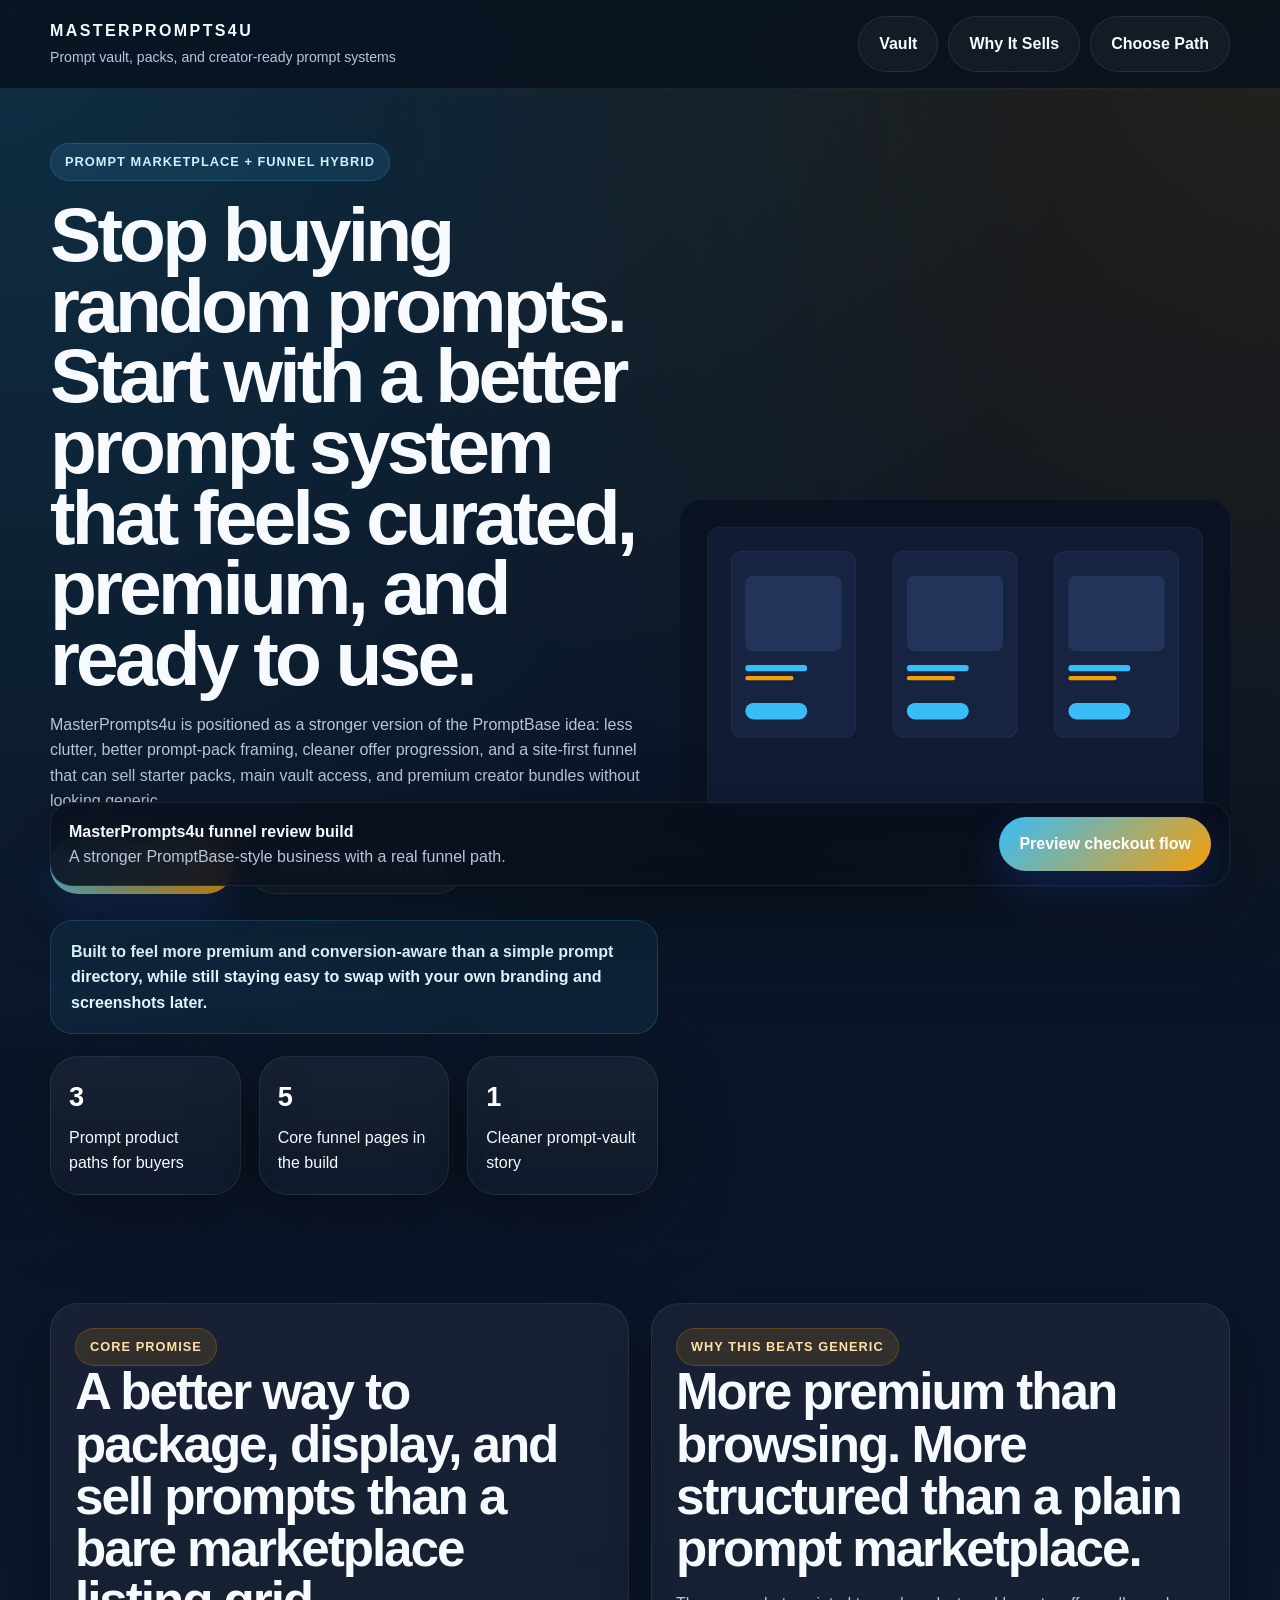
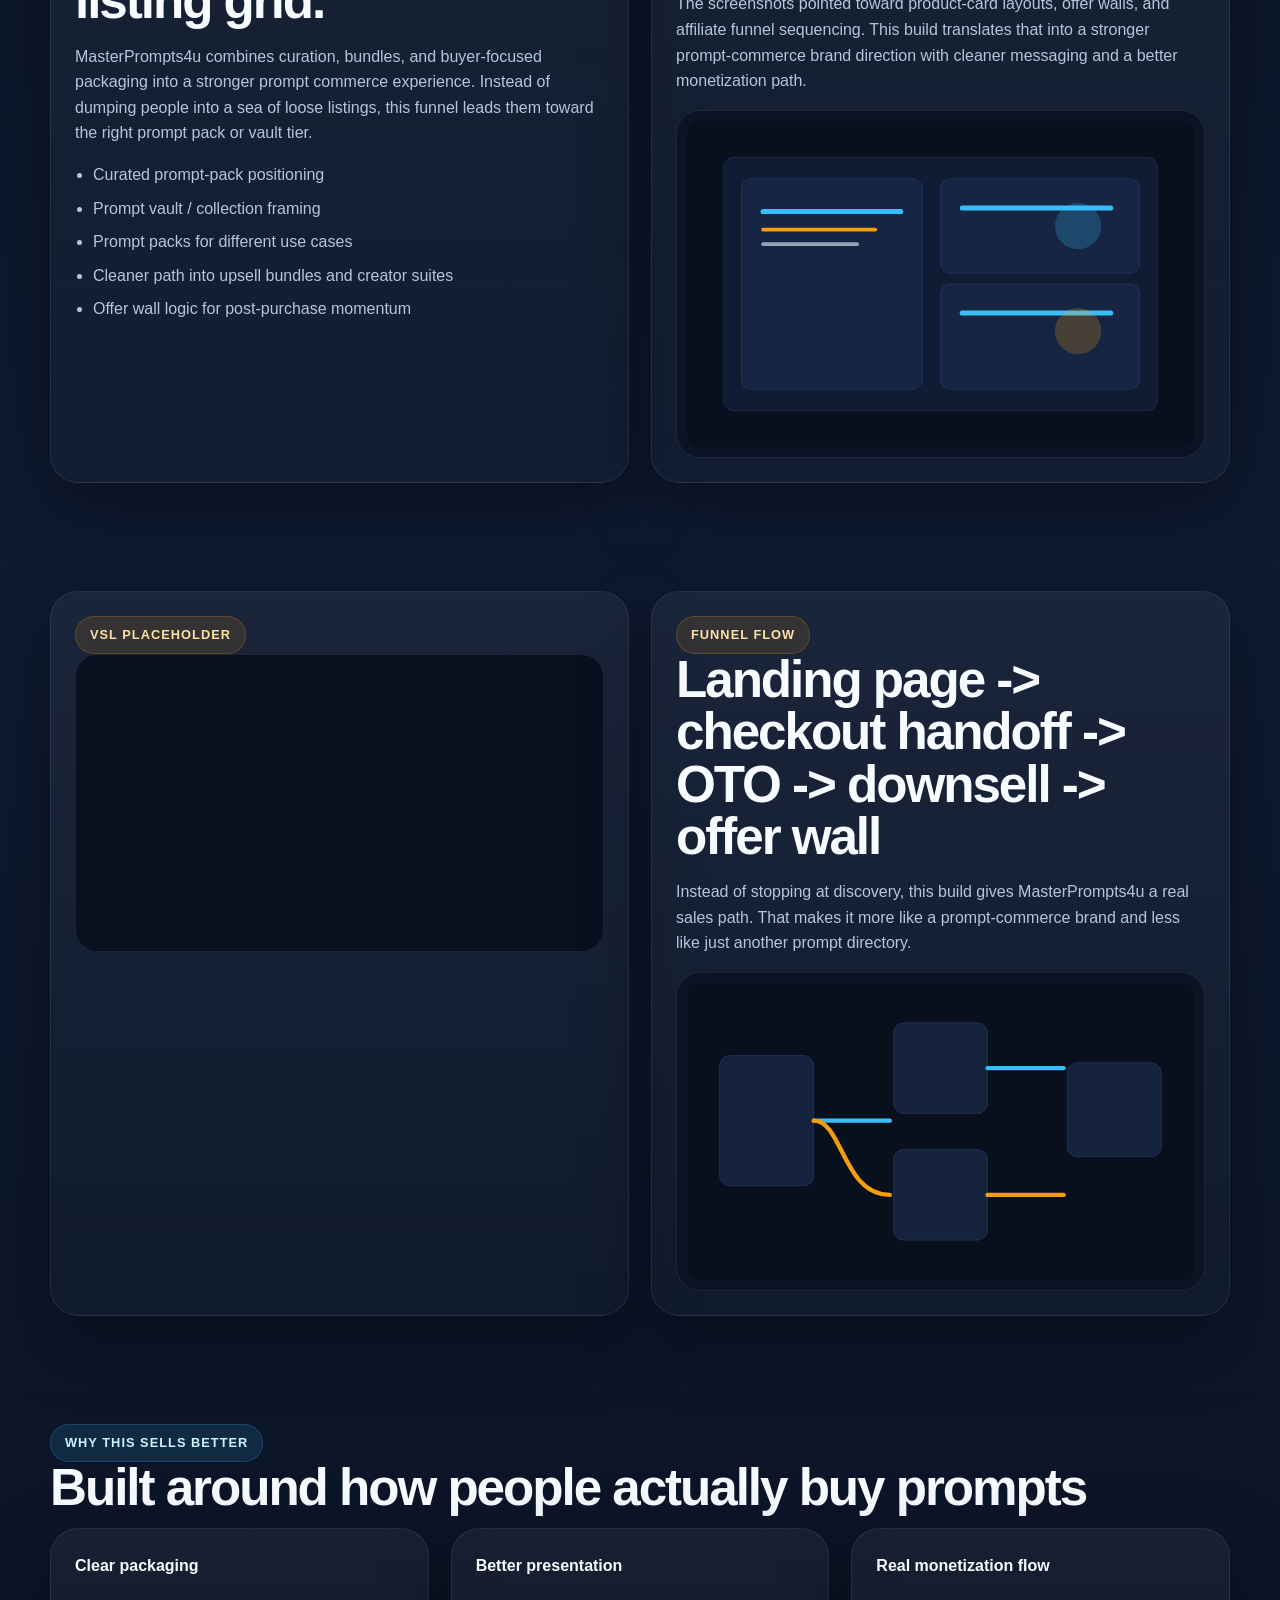
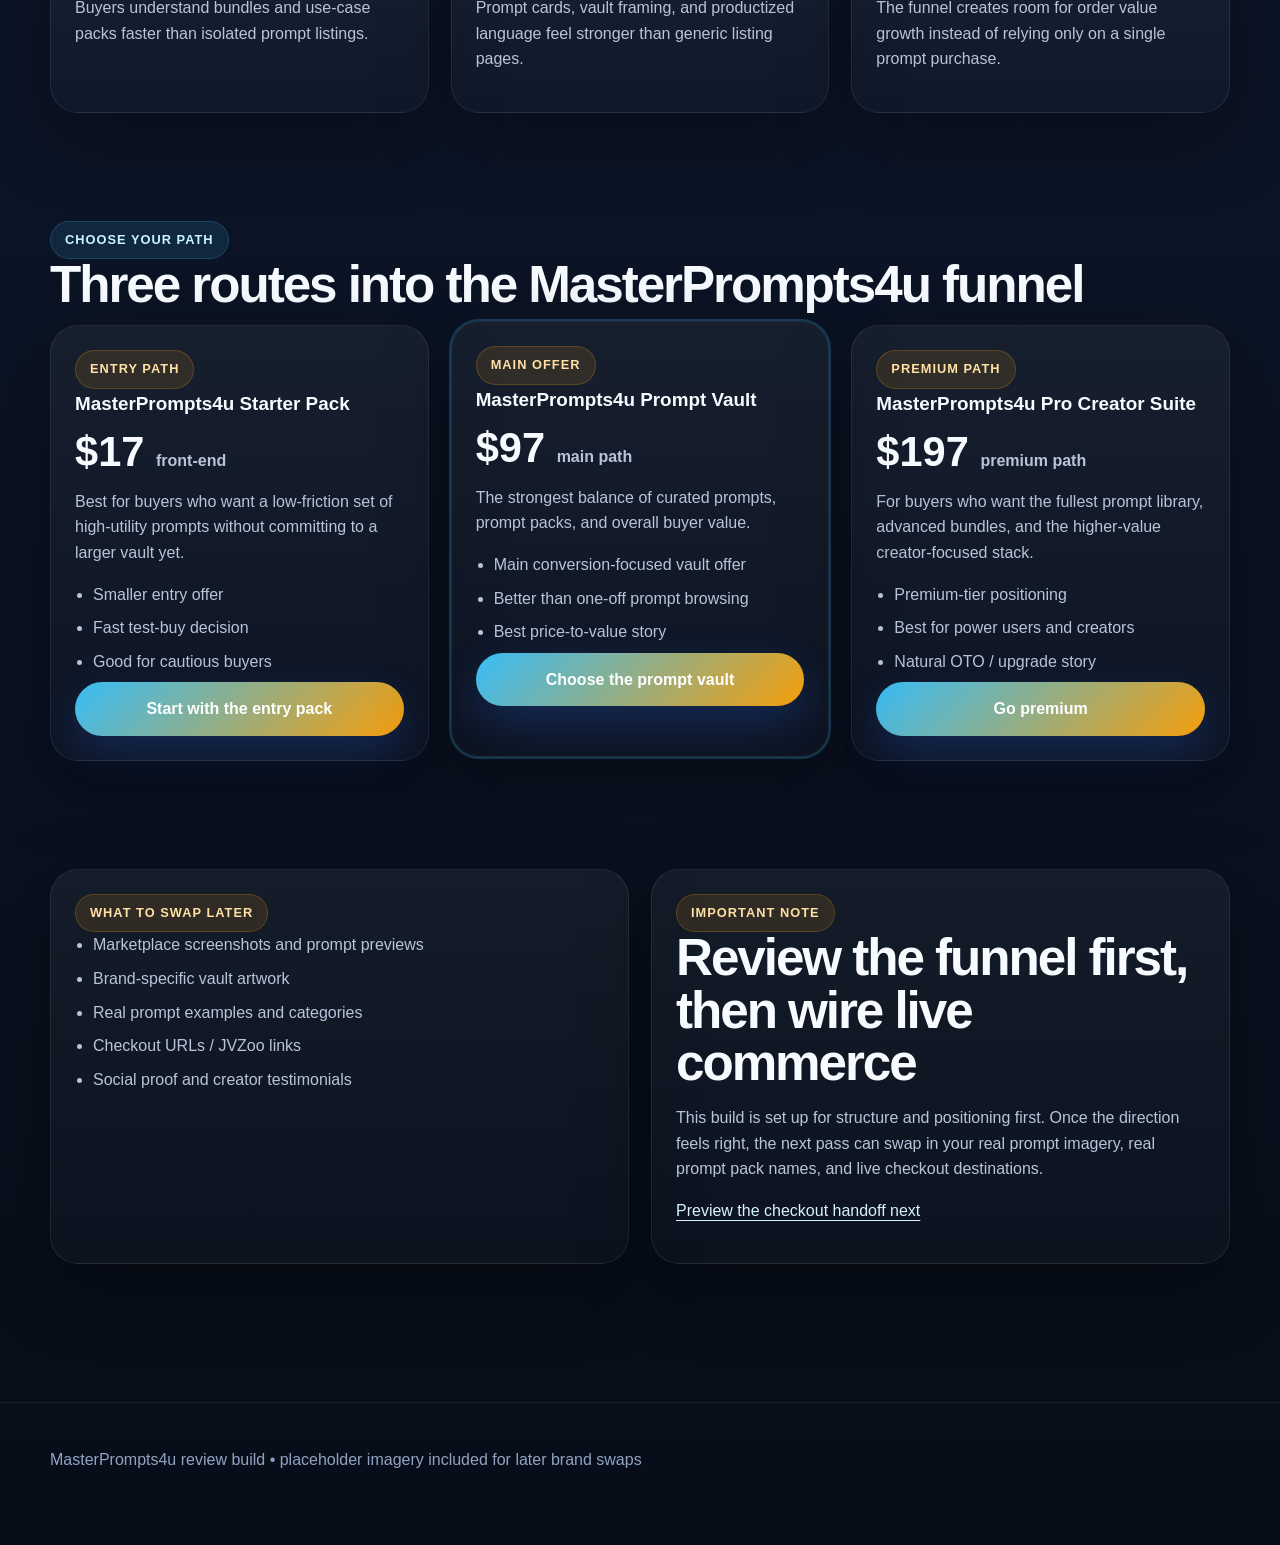
<file: index.html>
<!DOCTYPE html><html lang="en"><head><meta charset="UTF-8"/><meta name="viewport" content="width=device-width, initial-scale=1.0"/><title>MasterPrompts4u | Better Than Prompt Hunting</title><meta name="description" content="MasterPrompts4u.com funnel concept: a stronger PromptBase-style prompt marketplace angle with a premium landing page, checkout flow, upsell/downsell path, and offer wall."/><link rel="stylesheet" href="./styles.css"/></head><body><header class="header"><div class="container nav"><div class="brand"><strong>MasterPrompts4u</strong><span>Prompt vault, packs, and creator-ready prompt systems</span></div><nav class="nav-links"><a href="#vault">Vault</a><a href="#why">Why It Sells</a><a href="#pricing">Choose Path</a></nav></div></header><main><section class="hero"><div class="container hero-grid"><div><span class="eyebrow">Prompt marketplace + funnel hybrid</span><h1>Stop buying random prompts. Start with a better prompt system that feels curated, premium, and ready to use.</h1><p class="lead">MasterPrompts4u is positioned as a stronger version of the PromptBase idea: less clutter, better prompt-pack framing, cleaner offer progression, and a site-first funnel that can sell starter packs, main vault access, and premium creator bundles without looking generic.</p><div class="actions"><a class="btn" href="#pricing">See the offer paths</a><a class="btn-secondary" href="#vsl">Preview the funnel flow</a></div><div class="banner">Built to feel more premium and conversion-aware than a simple prompt directory, while still staying easy to swap with your own branding and screenshots later.</div><div class="stats"><div class="stat"><strong>3</strong><span>Prompt product paths for buyers</span></div><div class="stat"><strong>5</strong><span>Core funnel pages in the build</span></div><div class="stat"><strong>1</strong><span>Cleaner prompt-vault story</span></div></div></div><div class="visual"><img src="./assets/hero-cards.svg" alt="Prompt product card wall placeholder visual"/></div></div></section><section class="section" id="vault"><div class="container grid-2"><div class="card"><span class="pill">Core promise</span><h2>A better way to package, display, and sell prompts than a bare marketplace listing grid.</h2><p>MasterPrompts4u combines curation, bundles, and buyer-focused packaging into a stronger prompt commerce experience. Instead of dumping people into a sea of loose listings, this funnel leads them toward the right prompt pack or vault tier.</p><ul><li>Curated prompt-pack positioning</li><li>Prompt vault / collection framing</li><li>Prompt packs for different use cases</li><li>Cleaner path into upsell bundles and creator suites</li><li>Offer wall logic for post-purchase momentum</li></ul></div><div class="card"><span class="pill">Why this beats generic</span><h2>More premium than browsing. More structured than a plain prompt marketplace.</h2><p>The screenshots pointed toward product-card layouts, offer walls, and affiliate funnel sequencing. This build translates that into a stronger prompt-commerce brand direction with cleaner messaging and a better monetization path.</p><div class="stack-image"><img src="./assets/prompt-library.svg" alt="Prompt library dashboard placeholder visual"/></div></div></div></section><section class="section" id="vsl"><div class="container grid-2"><div class="video-box"><span class="pill">VSL placeholder</span><div class="video-frame"><iframe src="https://www.youtube.com/embed/dQw4w9WgXcQ" title="MasterPrompts4u VSL placeholder" allowfullscreen></iframe></div></div><div class="card"><span class="pill">Funnel flow</span><h2>Landing page -> checkout handoff -> OTO -> downsell -> offer wall</h2><p>Instead of stopping at discovery, this build gives MasterPrompts4u a real sales path. That makes it more like a prompt-commerce brand and less like just another prompt directory.</p><div class="stack-image"><img src="./assets/funnel-flow.svg" alt="Prompt funnel flow placeholder visual"/></div></div></div></section><section class="section" id="why"><div class="container"><span class="eyebrow">Why this sells better</span><h2>Built around how people actually buy prompts</h2><div class="grid-3"><div class="proof"><strong>Clear packaging</strong><p>Buyers understand bundles and use-case packs faster than isolated prompt listings.</p></div><div class="proof"><strong>Better presentation</strong><p>Prompt cards, vault framing, and productized language feel stronger than generic listing pages.</p></div><div class="proof"><strong>Real monetization flow</strong><p>The funnel creates room for order value growth instead of relying only on a single prompt purchase.</p></div></div></div></section><section class="section" id="pricing"><div class="container"><span class="eyebrow">Choose your path</span><h2>Three routes into the MasterPrompts4u funnel</h2><div class="pricing-grid"><article class="pricing-card"><span class="pill">Entry path</span><h3>MasterPrompts4u Starter Pack</h3><div class="price">$17 <small>front-end</small></div><p>Best for buyers who want a low-friction set of high-utility prompts without committing to a larger vault yet.</p><ul><li>Smaller entry offer</li><li>Fast test-buy decision</li><li>Good for cautious buyers</li></ul><a class="btn" href="checkout.html" data-offer="downsell">Start with the entry pack</a></article><article class="pricing-card featured"><span class="pill">Main offer</span><h3>MasterPrompts4u Prompt Vault</h3><div class="price">$97 <small>main path</small></div><p>The strongest balance of curated prompts, prompt packs, and overall buyer value.</p><ul><li>Main conversion-focused vault offer</li><li>Better than one-off prompt browsing</li><li>Best price-to-value story</li></ul><a class="btn" href="checkout.html" data-offer="main">Choose the prompt vault</a></article><article class="pricing-card"><span class="pill">Premium path</span><h3>MasterPrompts4u Pro Creator Suite</h3><div class="price">$197 <small>premium path</small></div><p>For buyers who want the fullest prompt library, advanced bundles, and the higher-value creator-focused stack.</p><ul><li>Premium-tier positioning</li><li>Best for power users and creators</li><li>Natural OTO / upgrade story</li></ul><a class="btn" href="checkout.html" data-offer="upsell">Go premium</a></article></div></div></section><section class="section"><div class="container grid-2"><div class="card"><span class="pill">What to swap later</span><ul><li>Marketplace screenshots and prompt previews</li><li>Brand-specific vault artwork</li><li>Real prompt examples and categories</li><li>Checkout URLs / JVZoo links</li><li>Social proof and creator testimonials</li></ul></div><div class="card"><span class="pill">Important note</span><h2>Review the funnel first, then wire live commerce</h2><p>This build is set up for structure and positioning first. Once the direction feels right, the next pass can swap in your real prompt imagery, real prompt pack names, and live checkout destinations.</p><p><a class="subtle-link" href="checkout.html" data-offer="main">Preview the checkout handoff next</a></p></div></div></section><div class="container cta-strip"><div class="bar"><div><strong>MasterPrompts4u funnel review build</strong><span class="small">A stronger PromptBase-style business with a real funnel path.</span></div><a class="btn" href="checkout.html" data-offer="main">Preview checkout flow</a></div></div></main><footer class="footer"><div class="container">MasterPrompts4u review build • placeholder imagery included for later brand swaps</div></footer><script src="./config.js"></script><script src="./script.js"></script></body></html>
</file>
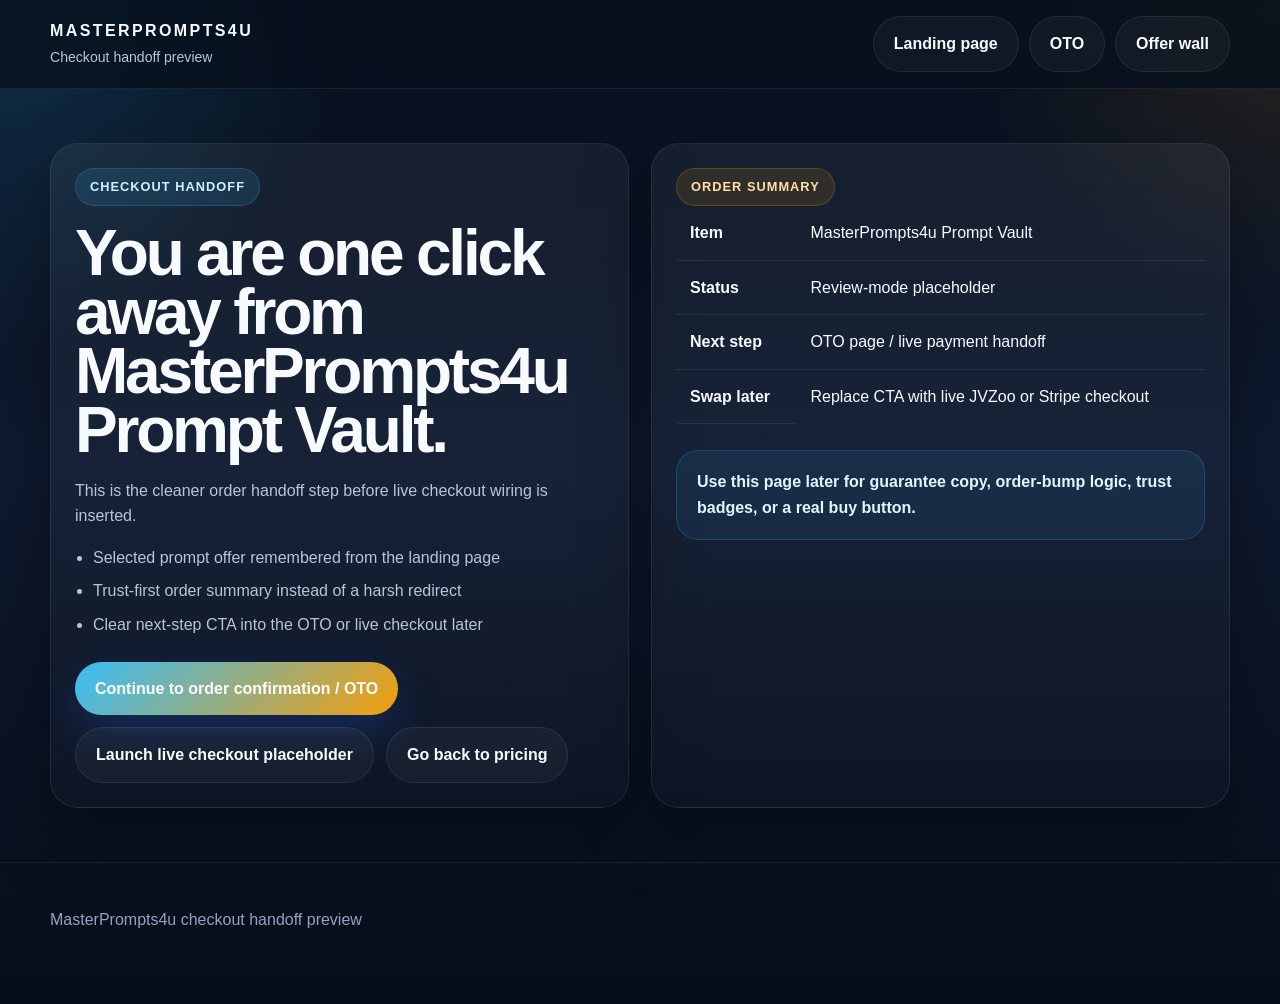
<file: checkout.html>
<!DOCTYPE html><html lang="en"><head><meta charset="UTF-8"/><meta name="viewport" content="width=device-width, initial-scale=1.0"/><title>MasterPrompts4u | Checkout Handoff</title><link rel="stylesheet" href="./styles.css"/></head><body><header class="header"><div class="container nav"><div class="brand"><strong>MasterPrompts4u</strong><span>Checkout handoff preview</span></div><nav class="nav-links"><a href="index.html">Landing page</a><a href="upsell.html">OTO</a><a href="offer-wall.html">Offer wall</a></nav></div></header><main><section class="hero"><div class="container grid-2"><div class="checkout-box"><span class="eyebrow">Checkout handoff</span><h1 style="font-size:clamp(2.5rem,5vw,4.4rem)">You are one click away from <span data-fill-offer>the main offer</span>.</h1><p class="lead">This is the cleaner order handoff step before live checkout wiring is inserted.</p><ul><li>Selected prompt offer remembered from the landing page</li><li>Trust-first order summary instead of a harsh redirect</li><li>Clear next-step CTA into the OTO or live checkout later</li></ul><div class="actions"><a class="btn" href="upsell.html">Continue to order confirmation / OTO</a><a class="btn-secondary" href="#" data-config-section="checkout" data-config-link="main">Launch live checkout placeholder</a><a class="btn-secondary" href="index.html#pricing">Go back to pricing</a></div></div><div class="card"><span class="pill">Order summary</span><table class="table"><tr><th>Item</th><td data-fill-offer>MasterPrompts4u Prompt Vault</td></tr><tr><th>Status</th><td>Review-mode placeholder</td></tr><tr><th>Next step</th><td>OTO page / live payment handoff</td></tr><tr><th>Swap later</th><td>Replace CTA with live JVZoo or Stripe checkout</td></tr></table><div class="banner">Use this page later for guarantee copy, order-bump logic, trust badges, or a real buy button.</div></div></div></section></main><footer class="footer"><div class="container">MasterPrompts4u checkout handoff preview</div></footer><script src="./config.js"></script><script src="./script.js"></script></body></html>
</file>
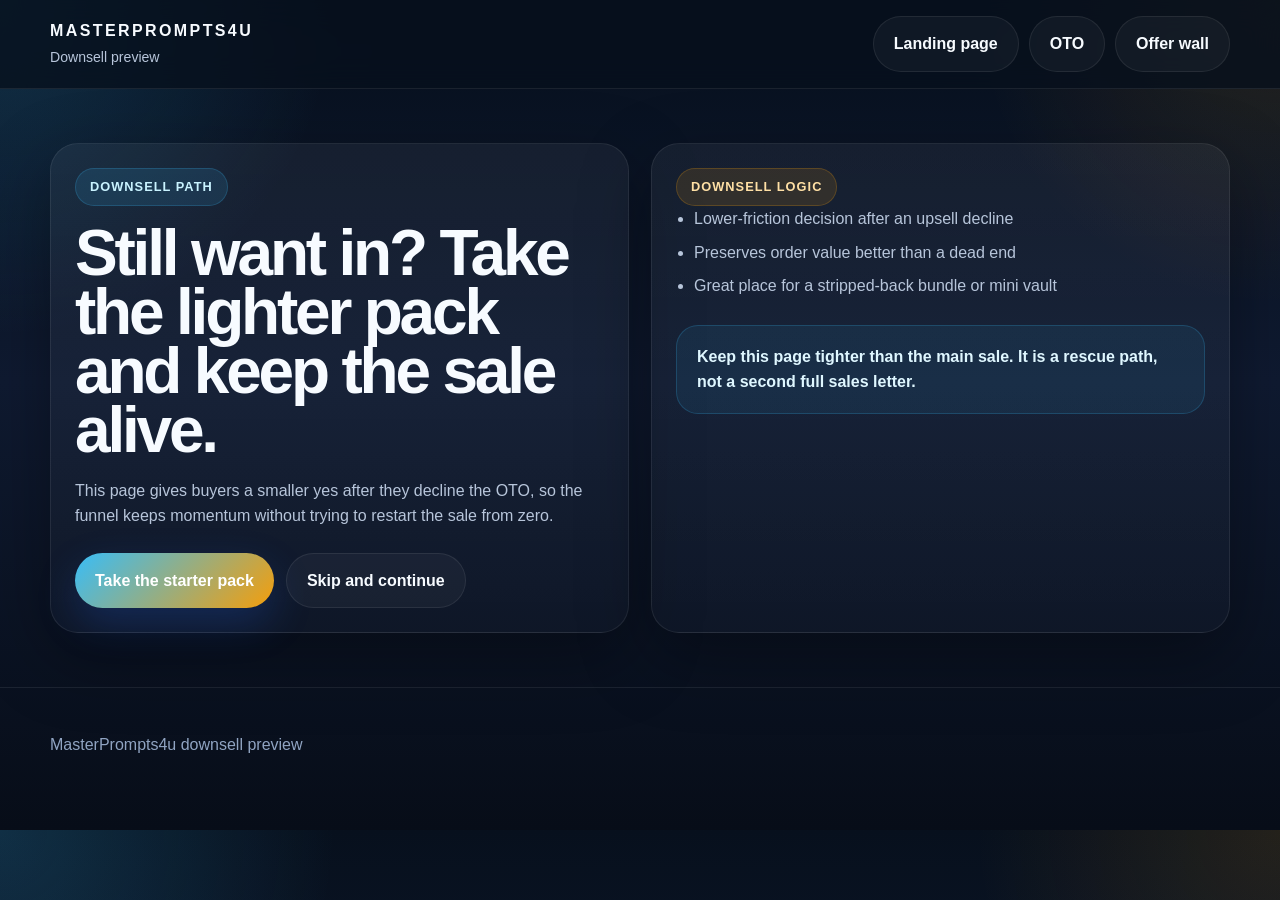
<file: downsell.html>
<!DOCTYPE html><html lang="en"><head><meta charset="UTF-8"/><meta name="viewport" content="width=device-width, initial-scale=1.0"/><title>MasterPrompts4u | Starter Pack</title><link rel="stylesheet" href="./styles.css"/></head><body><header class="header"><div class="container nav"><div class="brand"><strong>MasterPrompts4u</strong><span>Downsell preview</span></div><nav class="nav-links"><a href="index.html">Landing page</a><a href="upsell.html">OTO</a><a href="offer-wall.html">Offer wall</a></nav></div></header><main><section class="hero"><div class="container grid-2"><div class="card"><span class="eyebrow">Downsell path</span><h1 style="font-size:clamp(2.6rem,5vw,4.3rem)">Still want in? Take the lighter pack and keep the sale alive.</h1><p class="lead">This page gives buyers a smaller yes after they decline the OTO, so the funnel keeps momentum without trying to restart the sale from zero.</p><div class="actions"><a class="btn" href="#" data-config-section="checkout" data-config-link="downsell">Take the starter pack</a><a class="btn-secondary" href="offer-wall.html">Skip and continue</a></div></div><div class="card"><span class="pill">Downsell logic</span><ul><li>Lower-friction decision after an upsell decline</li><li>Preserves order value better than a dead end</li><li>Great place for a stripped-back bundle or mini vault</li></ul><div class="banner">Keep this page tighter than the main sale. It is a rescue path, not a second full sales letter.</div></div></div></section></main><footer class="footer"><div class="container">MasterPrompts4u downsell preview</div></footer><script src="./config.js"></script><script src="./script.js"></script></body></html>
</file>
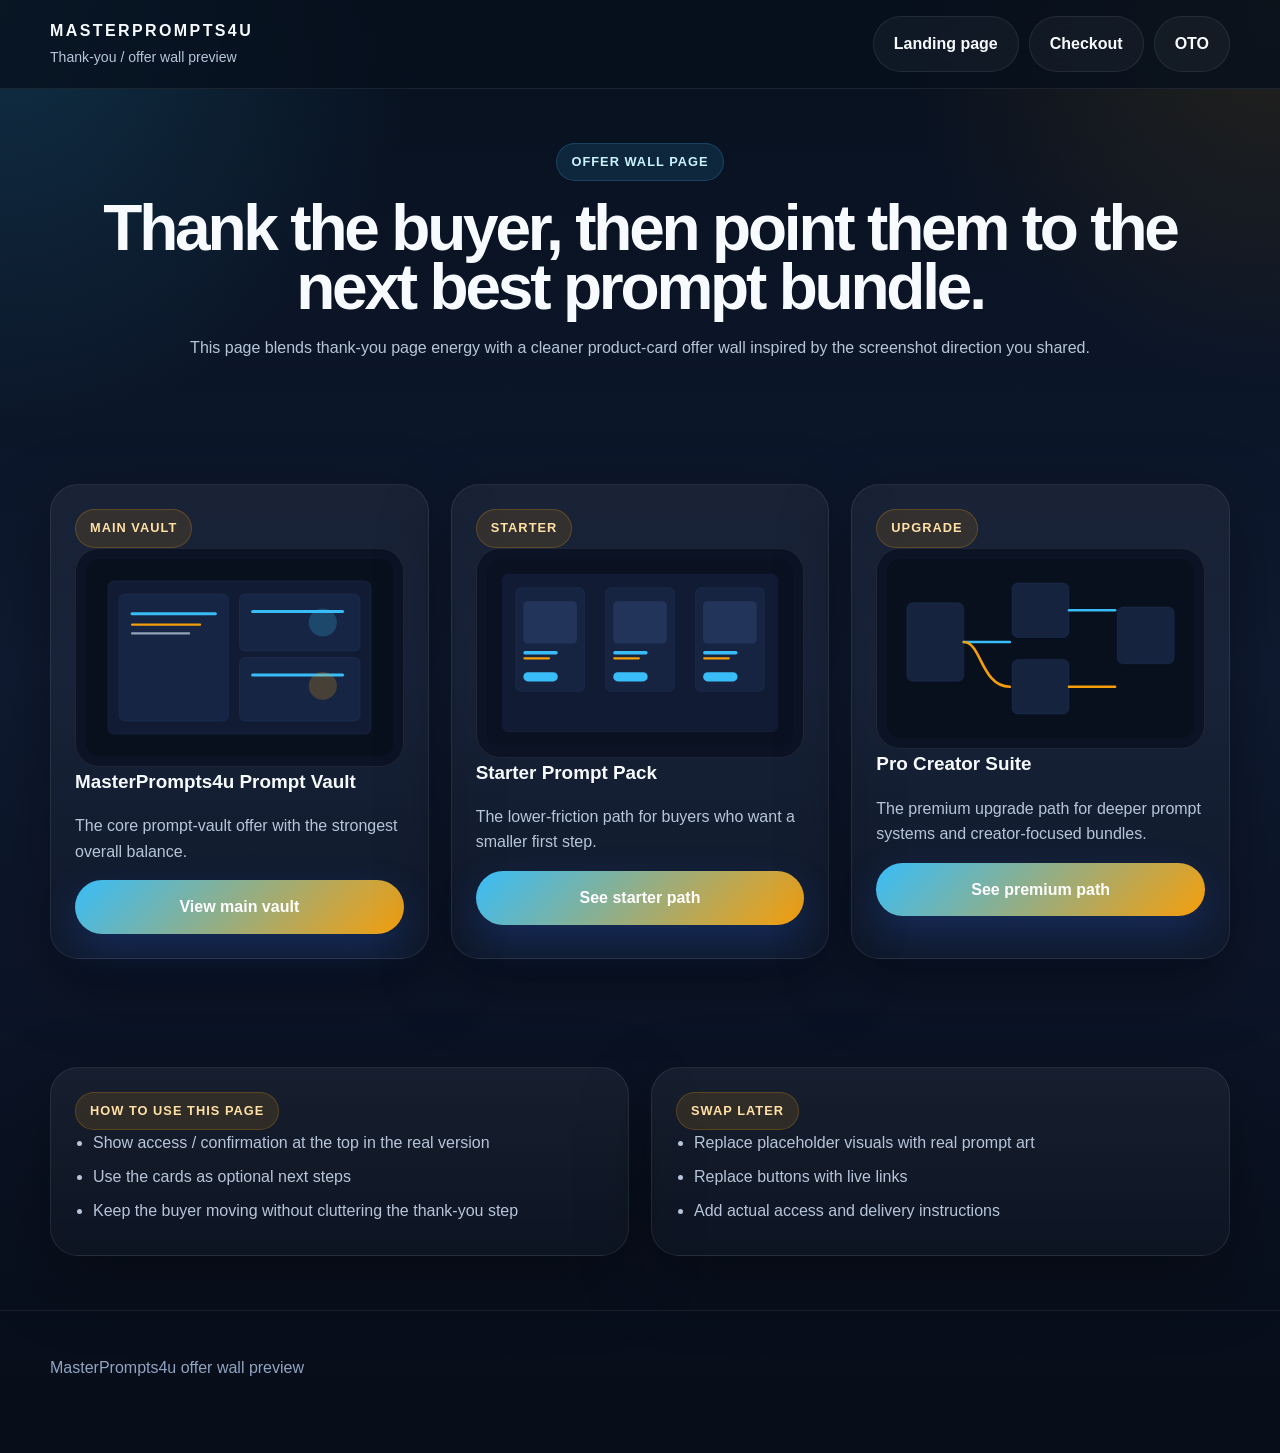
<file: offer-wall.html>
<!DOCTYPE html><html lang="en"><head><meta charset="UTF-8"/><meta name="viewport" content="width=device-width, initial-scale=1.0"/><title>MasterPrompts4u | Offer Wall</title><link rel="stylesheet" href="./styles.css"/></head><body><header class="header"><div class="container nav"><div class="brand"><strong>MasterPrompts4u</strong><span>Thank-you / offer wall preview</span></div><nav class="nav-links"><a href="index.html">Landing page</a><a href="checkout.html">Checkout</a><a href="upsell.html">OTO</a></nav></div></header><main><section class="hero center"><div class="container"><span class="eyebrow">Offer wall page</span><h1 style="font-size:clamp(2.8rem,5vw,4.6rem)">Thank the buyer, then point them to the next best prompt bundle.</h1><p class="lead">This page blends thank-you page energy with a cleaner product-card offer wall inspired by the screenshot direction you shared.</p></div></section><section class="section"><div class="container offer-wall"><article class="offer-card"><span class="pill">Main vault</span><img src="./assets/prompt-library.svg" alt="Prompt vault placeholder visual" class="stack-image"/><h3>MasterPrompts4u Prompt Vault</h3><p>The core prompt-vault offer with the strongest overall balance.</p><a class="btn" href="index.html#pricing">View main vault</a></article><article class="offer-card"><span class="pill">Starter</span><img src="./assets/hero-cards.svg" alt="Starter prompt pack placeholder visual" class="stack-image"/><h3>Starter Prompt Pack</h3><p>The lower-friction path for buyers who want a smaller first step.</p><a class="btn" href="downsell.html">See starter path</a></article><article class="offer-card"><span class="pill">Upgrade</span><img src="./assets/funnel-flow.svg" alt="Prompt funnel placeholder visual" class="stack-image"/><h3>Pro Creator Suite</h3><p>The premium upgrade path for deeper prompt systems and creator-focused bundles.</p><a class="btn" href="upsell.html">See premium path</a></article></div></section><section class="section"><div class="container grid-2"><div class="card"><span class="pill">How to use this page</span><ul><li>Show access / confirmation at the top in the real version</li><li>Use the cards as optional next steps</li><li>Keep the buyer moving without cluttering the thank-you step</li></ul></div><div class="card"><span class="pill">Swap later</span><ul><li>Replace placeholder visuals with real prompt art</li><li>Replace buttons with live links</li><li>Add actual access and delivery instructions</li></ul></div></div></section></main><footer class="footer"><div class="container">MasterPrompts4u offer wall preview</div></footer><script src="./config.js"></script><script src="./script.js"></script></body></html>
</file>
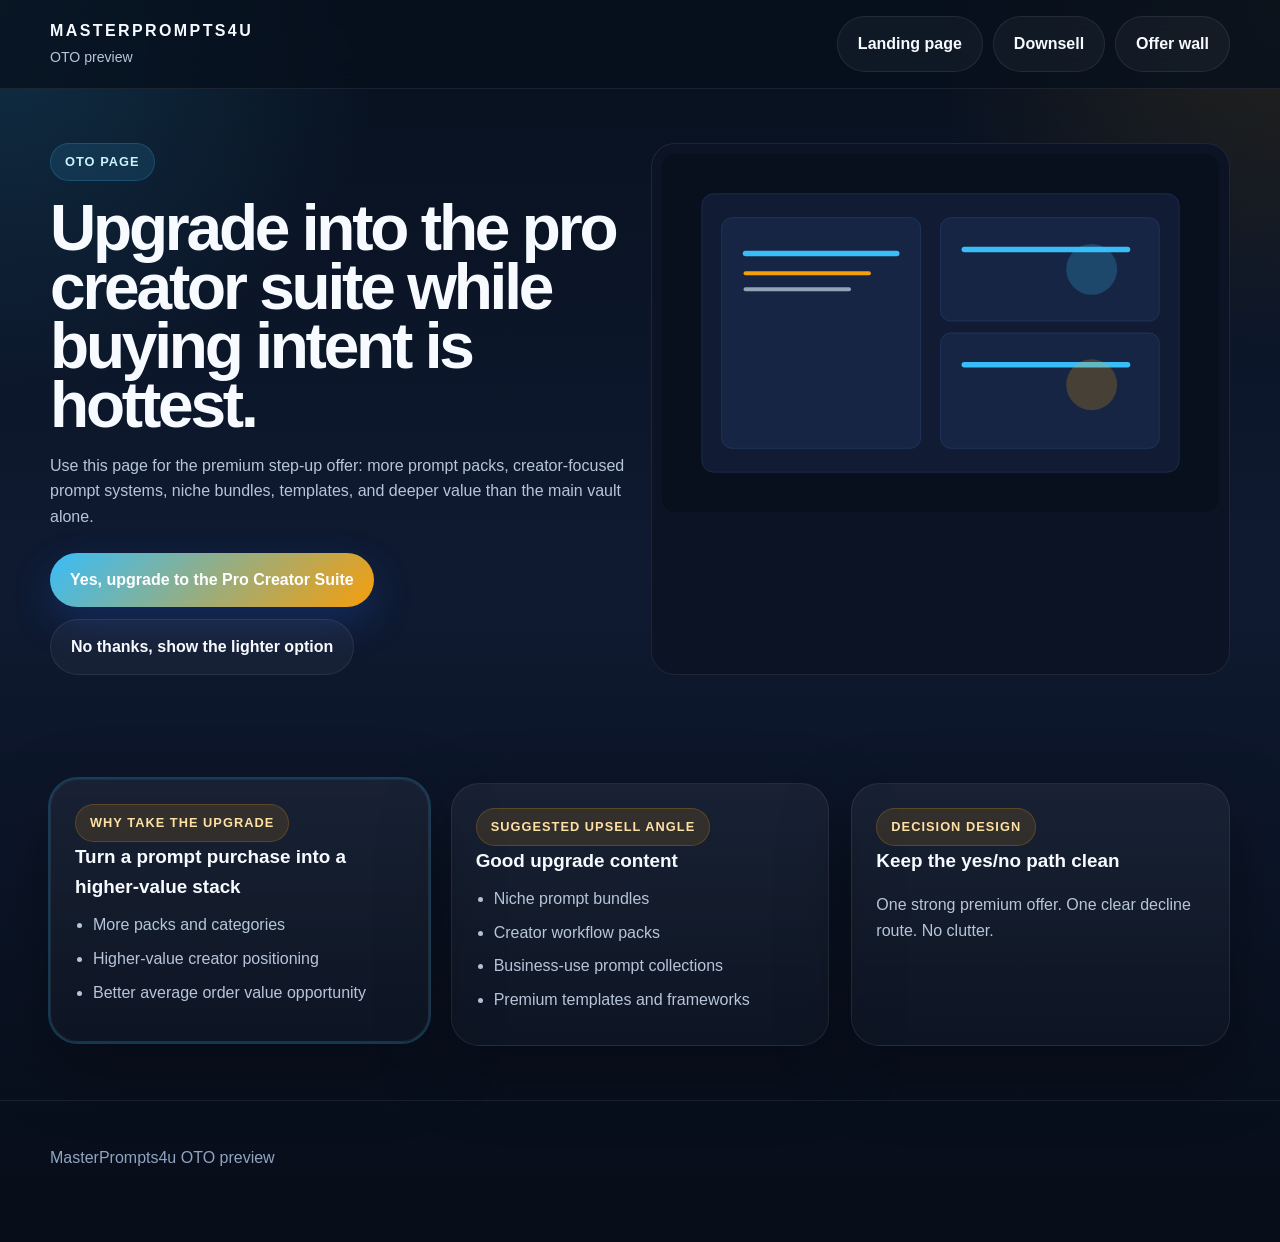
<file: upsell.html>
<!DOCTYPE html><html lang="en"><head><meta charset="UTF-8"/><meta name="viewport" content="width=device-width, initial-scale=1.0"/><title>MasterPrompts4u | Pro Creator Suite</title><link rel="stylesheet" href="./styles.css"/></head><body><header class="header"><div class="container nav"><div class="brand"><strong>MasterPrompts4u</strong><span>OTO preview</span></div><nav class="nav-links"><a href="index.html">Landing page</a><a href="downsell.html">Downsell</a><a href="offer-wall.html">Offer wall</a></nav></div></header><main><section class="hero"><div class="container grid-2"><div><span class="eyebrow">OTO page</span><h1 style="font-size:clamp(2.6rem,5vw,4.5rem)">Upgrade into the pro creator suite while buying intent is hottest.</h1><p class="lead">Use this page for the premium step-up offer: more prompt packs, creator-focused prompt systems, niche bundles, templates, and deeper value than the main vault alone.</p><div class="actions"><a class="btn" href="#" data-config-section="checkout" data-config-link="upsell">Yes, upgrade to the Pro Creator Suite</a><a class="btn-secondary" href="downsell.html">No thanks, show the lighter option</a></div></div><div class="stack-image"><img src="./assets/prompt-library.svg" alt="Prompt library placeholder visual"/></div></div></section><section class="section"><div class="container pricing-grid"><div class="pricing-card featured"><span class="pill">Why take the upgrade</span><h3>Turn a prompt purchase into a higher-value stack</h3><ul><li>More packs and categories</li><li>Higher-value creator positioning</li><li>Better average order value opportunity</li></ul></div><div class="pricing-card"><span class="pill">Suggested upsell angle</span><h3>Good upgrade content</h3><ul><li>Niche prompt bundles</li><li>Creator workflow packs</li><li>Business-use prompt collections</li><li>Premium templates and frameworks</li></ul></div><div class="pricing-card"><span class="pill">Decision design</span><h3>Keep the yes/no path clean</h3><p>One strong premium offer. One clear decline route. No clutter.</p></div></div></section></main><footer class="footer"><div class="container">MasterPrompts4u OTO preview</div></footer><script src="./config.js"></script><script src="./script.js"></script></body></html>
</file>
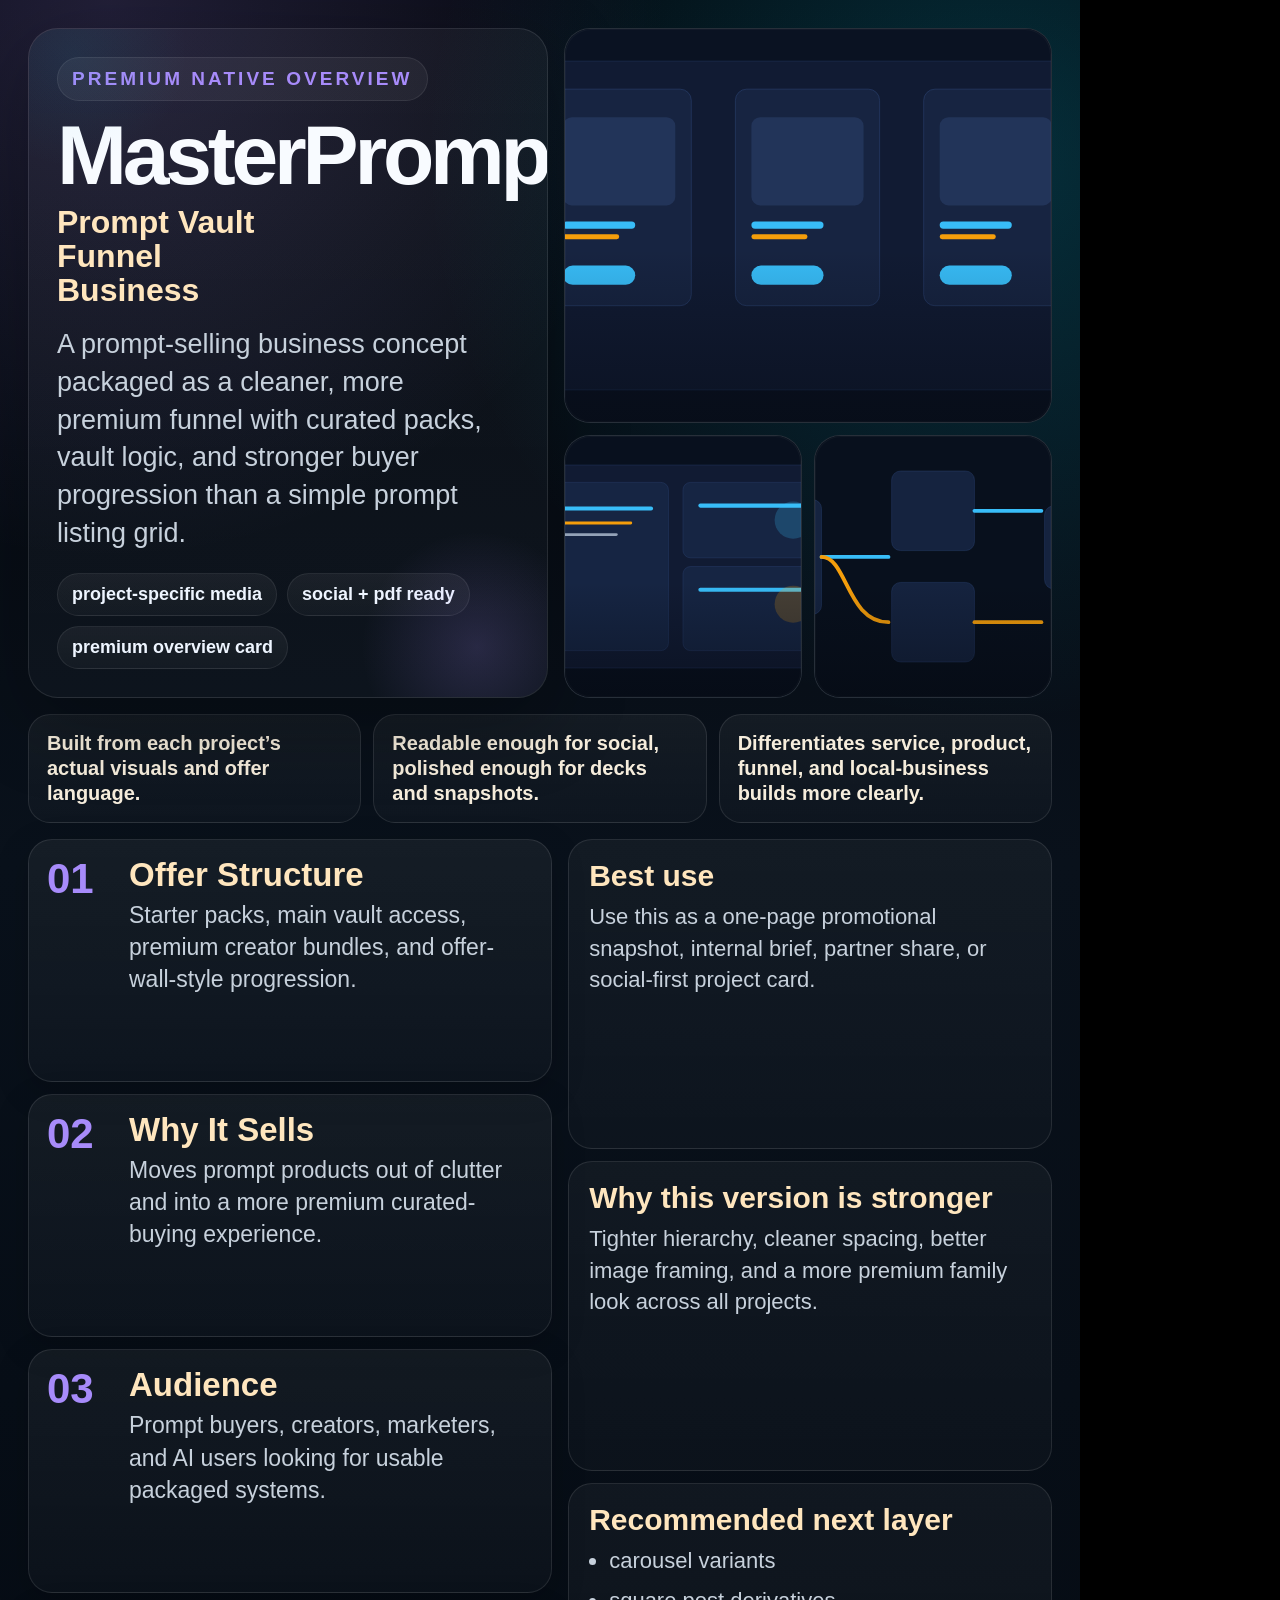
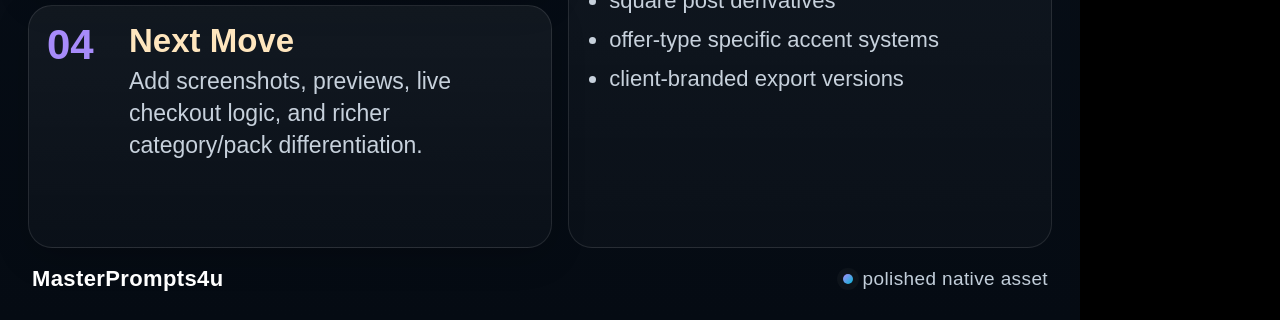
<file: social-assets/native-overview.html>
<!DOCTYPE html><html><head><meta charset="utf-8"><style>
 :root{--bg:#04070d;--bg2:#09111b;--panel:rgba(10,17,27,.86);--panel2:rgba(255,255,255,.045);--line:rgba(255,255,255,.10);--text:#f8fbff;--muted:#c7d1dc;--accent:#a78bfa;--accent2:#06b6d4;--warm:#ffe6be}
 *{box-sizing:border-box} html,body{margin:0;padding:0;background:#000;font-family:Inter,Arial,sans-serif} body{width:1080px;height:1920px;color:var(--text);background:radial-gradient(circle at 10% 0%, color-mix(in srgb,var(--accent) 18%, transparent), transparent 26%),radial-gradient(circle at 92% 8%, color-mix(in srgb,var(--accent2) 22%, transparent), transparent 28%),linear-gradient(180deg,var(--bg) 0%,var(--bg2) 45%,#050b13 100%)}
 .page{height:100%;padding:28px;display:grid;grid-template-rows:auto auto 1fr auto;gap:16px}
 .hero{display:grid;grid-template-columns:1fr .94fr;gap:16px}
 .brand{position:relative;overflow:hidden;border-radius:30px;border:1px solid var(--line);padding:28px;background:linear-gradient(180deg,rgba(255,255,255,.04),rgba(255,255,255,.025));box-shadow:0 24px 80px rgba(0,0,0,.28)}
 .brand:before{content:'';position:absolute;inset:auto -50px -70px auto;width:240px;height:240px;border-radius:50%;background:radial-gradient(circle,color-mix(in srgb,var(--accent) 55%, transparent),transparent 68%);opacity:.32}.brand:after{content:'';position:absolute;left:-70px;top:-90px;width:230px;height:230px;border-radius:50%;background:radial-gradient(circle,color-mix(in srgb,var(--accent2) 35%, transparent),transparent 70%);opacity:.22}
 .eyebrow{display:inline-flex;align-items:center;gap:10px;padding:10px 14px;border-radius:999px;background:rgba(255,255,255,.05);border:1px solid rgba(255,255,255,.08);font-size:19px;font-weight:800;letter-spacing:.16em;text-transform:uppercase;color:var(--accent)}
 h1{margin:16px 0 12px;font-size:84px;line-height:.92;letter-spacing:-.05em;max-width:8ch;text-wrap:balance}.subtitle{font-size:32px;line-height:1.06;font-weight:800;color:var(--warm);max-width:14ch}.summary{margin-top:18px;font-size:27px;line-height:1.4;color:var(--muted);max-width:29ch}
 .hero-meta{display:flex;gap:10px;flex-wrap:wrap;margin-top:20px}.meta{padding:10px 14px;border-radius:999px;background:linear-gradient(180deg,rgba(255,255,255,.06),rgba(255,255,255,.03));border:1px solid rgba(255,255,255,.08);font-size:18px;font-weight:700;color:#eef5ff}
 .visuals{display:grid;grid-template-columns:1fr 1fr;grid-template-rows:1.2fr .8fr;gap:12px}.shot{margin:0;border-radius:26px;overflow:hidden;border:1px solid var(--line);background:#0f1722;position:relative;min-height:145px}.shot img{width:100%;height:100%;object-fit:cover;display:block}.shot-1{grid-column:1/span 2}.shot:after{content:'';position:absolute;inset:auto 0 0 0;height:44%;background:linear-gradient(180deg,transparent,rgba(4,7,13,.42))}.shot:before{content:'';position:absolute;inset:0;border-radius:inherit;box-shadow:inset 0 0 0 1px rgba(255,255,255,.03);pointer-events:none}
 .value-row{display:grid;grid-template-columns:repeat(3,1fr);gap:12px}.pill{padding:16px 18px;border-radius:22px;border:1px solid var(--line);background:linear-gradient(180deg,rgba(255,255,255,.05),rgba(255,255,255,.025));font-size:20px;line-height:1.25;color:#f6eddc;font-weight:700;min-height:82px;display:flex;align-items:center}
 .body{display:grid;grid-template-columns:1.04fr .96fr;gap:16px}.left{display:grid;gap:12px}.info-card{display:grid;grid-template-columns:68px 1fr;gap:14px;padding:18px;border-radius:24px;border:1px solid var(--line);background:linear-gradient(180deg,rgba(255,255,255,.05),rgba(255,255,255,.022));box-shadow:0 10px 34px rgba(0,0,0,.18)}.count{font-size:42px;line-height:1;font-weight:900;color:var(--accent)}.info-card h3{margin:0 0 8px;font-size:33px;line-height:1;color:var(--warm)}.info-card p{margin:0;font-size:23px;line-height:1.4;color:var(--muted)}
 .aside{display:grid;gap:12px}.aside-card{padding:20px;border-radius:24px;border:1px solid var(--line);background:linear-gradient(180deg,rgba(255,255,255,.045),rgba(255,255,255,.022))}.aside-card h3{margin:0 0 10px;font-size:30px;color:var(--warm);line-height:1.05}.aside-card p,.aside-card li{margin:0;font-size:22px;line-height:1.42;color:var(--muted)} ul{margin:0;padding-left:20px;display:grid;gap:8px}
 .footer{display:flex;justify-content:space-between;align-items:center;padding:2px 4px 0;color:#c2ceda;font-size:19px;letter-spacing:.02em}.footer strong{font-size:22px;color:#fff}.footer .right{display:flex;align-items:center;gap:10px}.dot{width:10px;height:10px;border-radius:50%;background:linear-gradient(135deg,var(--accent),var(--accent2));box-shadow:0 0 0 6px rgba(255,255,255,.03)}
 </style></head><body><div class="page"><section class="hero"><div class="brand"><div class="eyebrow">Premium Native Overview</div><h1>MasterPrompts4u</h1><div class="subtitle">Prompt Vault Funnel Business</div><div class="summary">A prompt-selling business concept packaged as a cleaner, more premium funnel with curated packs, vault logic, and stronger buyer progression than a simple prompt listing grid.</div><div class="hero-meta"><div class="meta">project-specific media</div><div class="meta">social + pdf ready</div><div class="meta">premium overview card</div></div></div><div class="visuals"><figure class="shot shot-1"><img src="../assets/hero-cards.svg" alt="MasterPrompts4u visual 1"></figure><figure class="shot shot-2"><img src="../assets/prompt-library.svg" alt="MasterPrompts4u visual 2"></figure><figure class="shot shot-3"><img src="../assets/funnel-flow.svg" alt="MasterPrompts4u visual 3"></figure></div></section><section class="value-row"><div class="pill">Built from each project’s actual visuals and offer language.</div><div class="pill">Readable enough for social, polished enough for decks and snapshots.</div><div class="pill">Differentiates service, product, funnel, and local-business builds more clearly.</div></section><section class="body"><div class="left"><article class="info-card"><div class="count">01</div><div><h3>Offer Structure</h3><p>Starter packs, main vault access, premium creator bundles, and offer-wall-style progression.</p></div></article><article class="info-card"><div class="count">02</div><div><h3>Why It Sells</h3><p>Moves prompt products out of clutter and into a more premium curated-buying experience.</p></div></article><article class="info-card"><div class="count">03</div><div><h3>Audience</h3><p>Prompt buyers, creators, marketers, and AI users looking for usable packaged systems.</p></div></article><article class="info-card"><div class="count">04</div><div><h3>Next Move</h3><p>Add screenshots, previews, live checkout logic, and richer category/pack differentiation.</p></div></article></div><div class="aside"><div class="aside-card"><h3>Best use</h3><p>Use this as a one-page promotional snapshot, internal brief, partner share, or social-first project card.</p></div><div class="aside-card"><h3>Why this version is stronger</h3><p>Tighter hierarchy, cleaner spacing, better image framing, and a more premium family look across all projects.</p></div><div class="aside-card"><h3>Recommended next layer</h3><ul><li>carousel variants</li><li>square post derivatives</li><li>offer-type specific accent systems</li><li>client-branded export versions</li></ul></div></div></section><footer class="footer"><div><strong>MasterPrompts4u</strong></div><div class="right"><span class="dot"></span><span>polished native asset</span></div></footer></div></body></html>
</file>
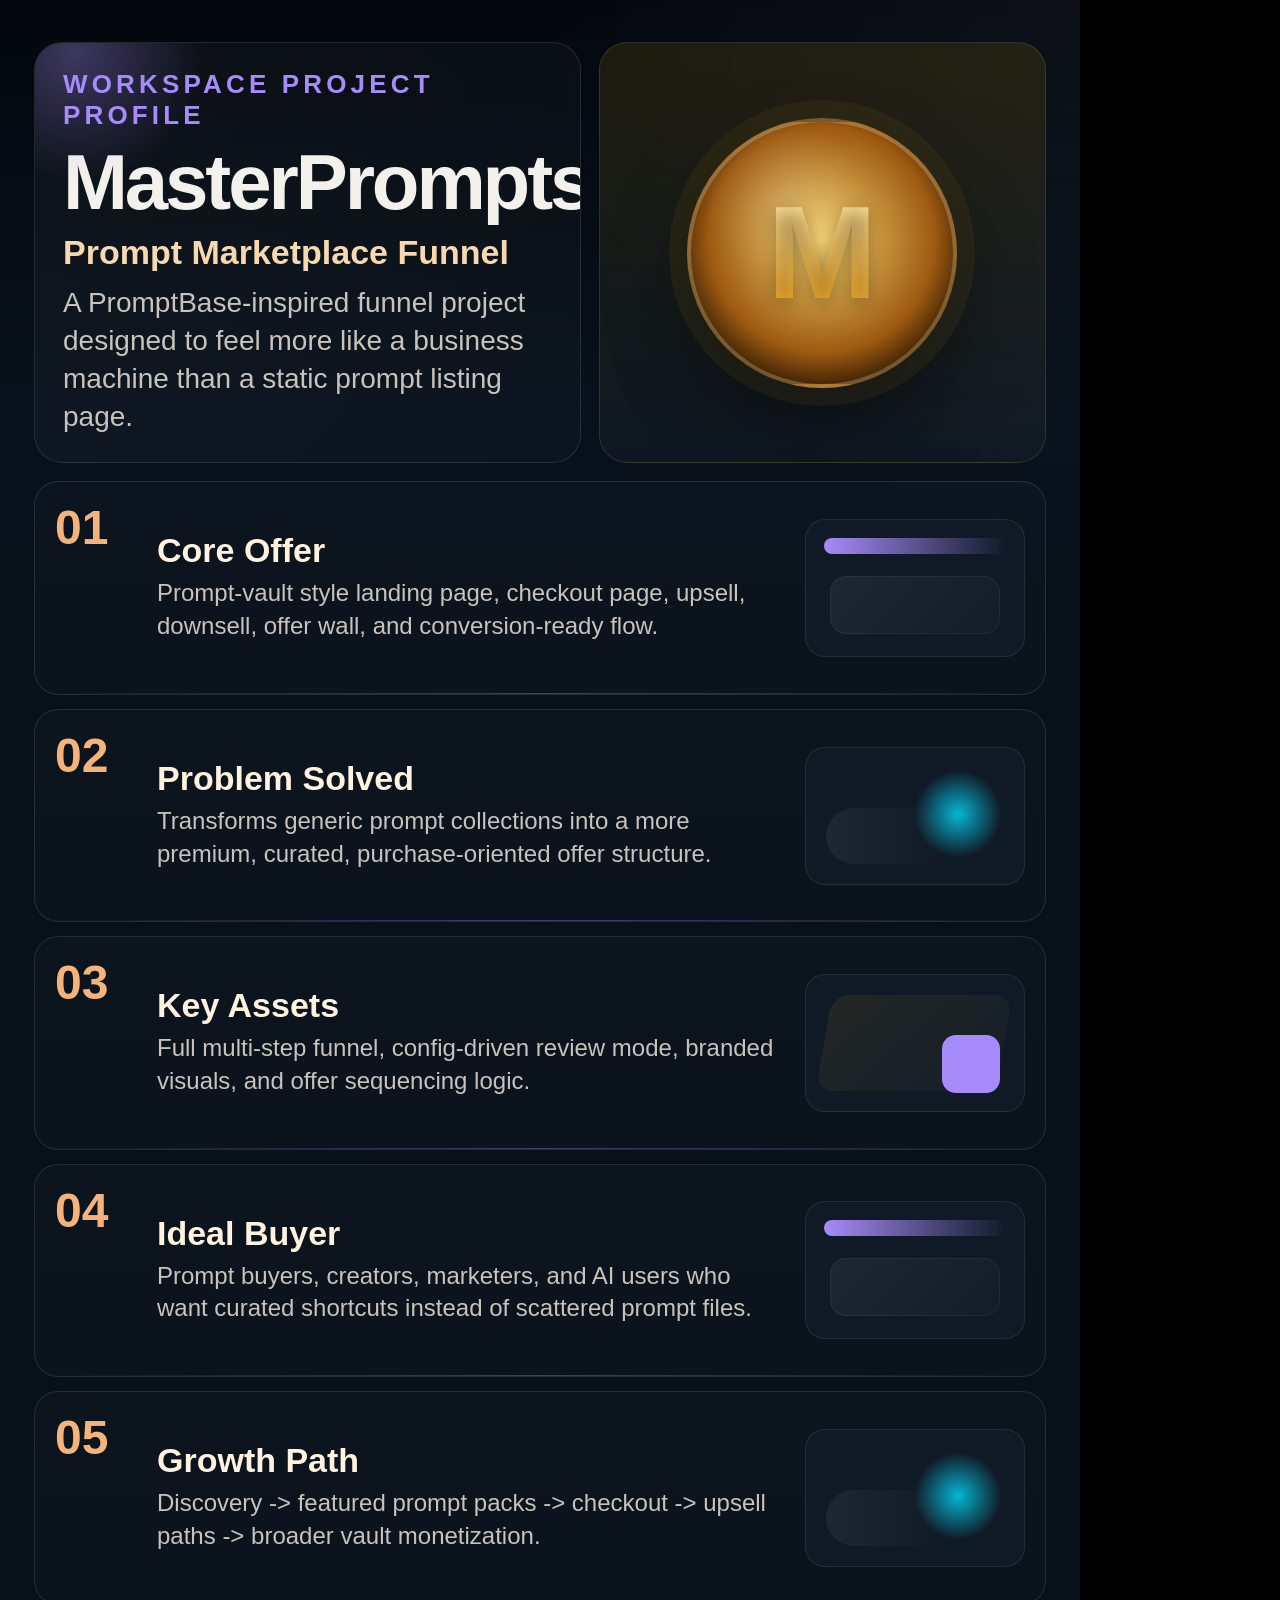
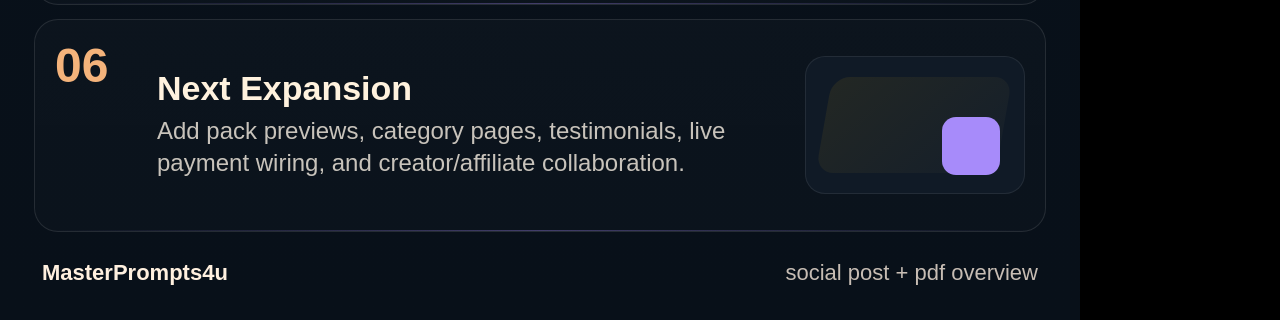
<file: social-assets/project-overview.html>
<!DOCTYPE html>
<html><head><meta charset="utf-8"/><meta name="viewport" content="width=device-width, initial-scale=1"/>
<style>
  :root{--bg:#071018;--card:#0d1824;--line:rgba(255,255,255,.1);--text:#f3f1ec;--muted:#c8c3bb;--accent:#a78bfa;--accent2:#06b6d4}
  *{box-sizing:border-box} html,body{margin:0;padding:0;background:#000;font-family:Inter,Arial,sans-serif}
  body{width:1080px;height:1920px;background:radial-gradient(circle at top right, rgba(255,255,255,.04), transparent 25%), linear-gradient(180deg,#03070d,#08111b 22%, #081019 100%); color:var(--text);}
  .wrap{padding:42px 34px 34px;height:100%;display:flex;flex-direction:column;gap:18px}
  .top{display:grid;grid-template-columns:1.1fr .9fr;gap:18px;align-items:stretch}
  .brand{background:linear-gradient(135deg,rgba(255,255,255,.04),rgba(255,255,255,.02));border:1px solid var(--line);border-radius:28px;padding:26px 28px;position:relative;overflow:hidden;min-height:250px}
  .brand:before{content:'';position:absolute;inset:-120px auto auto -90px;width:260px;height:260px;background:radial-gradient(circle, color-mix(in srgb,var(--accent) 45%, transparent), transparent 70%);opacity:.7}
  .eyebrow{font-size:26px;letter-spacing:.16em;text-transform:uppercase;color:var(--accent);font-weight:800;margin-bottom:14px}
  h1{font-size:78px;line-height:.95;letter-spacing:-.04em;margin:0 0 14px;max-width:12ch}
  .tag{font-size:34px;font-weight:800;color:#f8d8b0;margin-bottom:12px}
  .hook{font-size:28px;line-height:1.36;color:var(--muted);max-width:31ch}
  .coin{border-radius:28px;border:1px solid var(--line);background:linear-gradient(180deg,rgba(255,193,7,.10),rgba(255,255,255,.03));position:relative;overflow:hidden;min-height:250px;display:grid;place-items:center}
  .coin .disc{width:270px;height:270px;border-radius:50%;background:radial-gradient(circle at 35% 30%, #fff2, transparent 32%), radial-gradient(circle at 50% 45%, #f4d36d, #9e5a11 58%, #462705 74%, #241302 100%);box-shadow:0 0 0 18px rgba(255,191,0,.06), 0 40px 80px rgba(0,0,0,.45);display:grid;place-items:center;border:4px solid rgba(255,232,170,.25)}
  .coin .disc span{font-size:132px;font-weight:900;background:linear-gradient(180deg,#fff0b5,#f59e0b);-webkit-background-clip:text;background-clip:text;color:transparent;text-shadow:0 4px 18px rgba(0,0,0,.28)}
  .panels{display:grid;grid-template-columns:1fr;gap:14px;flex:1}
  .panel{display:grid;grid-template-columns:84px 1fr 220px;gap:18px;align-items:center;background:linear-gradient(180deg,rgba(255,255,255,.02),rgba(255,255,255,.015));border:1px solid var(--line);border-radius:24px;padding:18px 20px;min-height:182px;overflow:hidden;position:relative}
  .panel:after{content:'';position:absolute;inset:auto 0 0 0;height:1px;background:linear-gradient(90deg,transparent,var(--accent),transparent);opacity:.35}
  .num{font-size:48px;font-weight:900;color:#f4b37b;align-self:start}
  .content h3{margin:0 0 10px;font-size:34px;line-height:1;color:#fff2de}
  .content p{margin:0;font-size:24px;line-height:1.36;color:var(--muted)}
  .art{height:138px;border-radius:20px;border:1px solid rgba(255,255,255,.08);background:#101a26;position:relative;overflow:hidden}
  .art:before,.art:after{content:'';position:absolute}
  .art-1:before{inset:18px 18px auto 18px;height:16px;border-radius:999px;background:linear-gradient(90deg,var(--accent),transparent)}
  .art-1:after{left:24px;right:24px;bottom:22px;height:58px;border-radius:16px;background:linear-gradient(135deg,rgba(255,255,255,.06),rgba(255,255,255,.01));box-shadow:inset 0 0 0 1px rgba(255,255,255,.05)}
  .art-2:before{width:88px;height:88px;border-radius:50%;right:22px;top:22px;background:radial-gradient(circle,var(--accent2),transparent 70%)}
  .art-2:after{left:20px;bottom:20px;width:120px;height:56px;border-radius:999px;background:linear-gradient(90deg,rgba(255,255,255,.06),transparent)}
  .art-3:before{left:18px;top:20px;width:180px;height:96px;border-radius:18px;background:linear-gradient(135deg,rgba(255,193,7,.08),rgba(255,255,255,.02));transform:skewX(-10deg)}
  .art-3:after{right:24px;bottom:18px;width:58px;height:58px;border-radius:14px;background:var(--accent)}
  .footer{display:flex;justify-content:space-between;align-items:center;padding:10px 8px 0;color:#c7bdb4;font-size:22px}
  .footer strong{color:#fff0df}
</style></head>
<body><div class="wrap">
  <div class="top">
    <div class="brand">
      <div class="eyebrow">Workspace Project Profile</div>
      <h1>MasterPrompts4u</h1>
      <div class="tag">Prompt Marketplace Funnel</div>
      <div class="hook">A PromptBase-inspired funnel project designed to feel more like a business machine than a static prompt listing page.</div>
    </div>
    <div class="coin"><div class="disc"><span>M</span></div></div>
  </div>
  <div class="panels">
    <section class="panel hero-panel">
      <div class="num">01</div>
      <div class="content">
        <h3>Core Offer</h3>
        <p>Prompt-vault style landing page, checkout page, upsell, downsell, offer wall, and conversion-ready flow.</p>
      </div>
      <div class="art art-1"></div>
    </section>
    <section class="panel ">
      <div class="num">02</div>
      <div class="content">
        <h3>Problem Solved</h3>
        <p>Transforms generic prompt collections into a more premium, curated, purchase-oriented offer structure.</p>
      </div>
      <div class="art art-2"></div>
    </section>
    <section class="panel ">
      <div class="num">03</div>
      <div class="content">
        <h3>Key Assets</h3>
        <p>Full multi-step funnel, config-driven review mode, branded visuals, and offer sequencing logic.</p>
      </div>
      <div class="art art-3"></div>
    </section>
    <section class="panel ">
      <div class="num">04</div>
      <div class="content">
        <h3>Ideal Buyer</h3>
        <p>Prompt buyers, creators, marketers, and AI users who want curated shortcuts instead of scattered prompt files.</p>
      </div>
      <div class="art art-1"></div>
    </section>
    <section class="panel ">
      <div class="num">05</div>
      <div class="content">
        <h3>Growth Path</h3>
        <p>Discovery -&gt; featured prompt packs -&gt; checkout -&gt; upsell paths -&gt; broader vault monetization.</p>
      </div>
      <div class="art art-2"></div>
    </section>
    <section class="panel ">
      <div class="num">06</div>
      <div class="content">
        <h3>Next Expansion</h3>
        <p>Add pack previews, category pages, testimonials, live payment wiring, and creator/affiliate collaboration.</p>
      </div>
      <div class="art art-3"></div>
    </section></div>
  <div class="footer"><div><strong>MasterPrompts4u</strong></div><div>social post + pdf overview</div></div>
</div></body></html>
</file>
<file: styles.css>
:root{--bg:#07101d;--bg2:#0f1a31;--panel:#12203b;--panel2:#172747;--line:rgba(255,255,255,.08);--text:#f7fbff;--muted:#b7c5da;--blue:#38bdf8;--blue2:#2563eb;--gold:#f59e0b;--shadow:0 24px 70px rgba(0,0,0,.34);--radius:28px;--max:1180px}*{box-sizing:border-box}html{scroll-behavior:smooth}body{margin:0;font-family:Inter,Arial,sans-serif;color:var(--text);background:radial-gradient(circle at top left,rgba(56,189,248,.18),transparent 22%),radial-gradient(circle at top right,rgba(245,158,11,.12),transparent 20%),linear-gradient(180deg,var(--bg),var(--bg2) 46%,#070d18);line-height:1.6}a{text-decoration:none;color:inherit}img{display:block;max-width:100%}.container{width:min(var(--max),calc(100% - 32px));margin:0 auto}.header{position:sticky;top:0;z-index:40;background:rgba(7,16,29,.78);backdrop-filter:blur(16px);border-bottom:1px solid var(--line)}.nav{display:flex;justify-content:space-between;align-items:center;gap:18px;padding:16px 0}.brand strong{display:block;font-size:1rem;letter-spacing:.15em;text-transform:uppercase}.brand span{font-size:.88rem;color:var(--muted)}.nav-links{display:flex;flex-wrap:wrap;gap:10px}.nav-links a,.btn,.btn-secondary{display:inline-flex;align-items:center;justify-content:center;gap:10px;padding:14px 20px;border-radius:999px;font-weight:800;transition:.2s ease}.nav-links a,.btn-secondary{border:1px solid var(--line);background:rgba(255,255,255,.04)}.btn{background:linear-gradient(135deg,var(--blue),var(--gold));color:#fff;box-shadow:0 16px 40px rgba(37,99,235,.24)}.nav-links a:hover,.btn:hover,.btn-secondary:hover{transform:translateY(-2px)}.hero,.section{padding:54px 0}.hero-grid,.grid-2,.grid-3,.pricing-grid,.offer-wall,.steps{display:grid;gap:22px}.hero-grid{grid-template-columns:1.05fr .95fr;align-items:center}.grid-2{grid-template-columns:repeat(2,1fr)}.grid-3,.pricing-grid,.offer-wall{grid-template-columns:repeat(3,1fr)}.steps{grid-template-columns:repeat(4,1fr)}.eyebrow,.pill{display:inline-flex;align-items:center;gap:10px;padding:8px 14px;border-radius:999px;font-size:.8rem;font-weight:800;letter-spacing:.08em;text-transform:uppercase}.eyebrow{background:rgba(56,189,248,.12);border:1px solid rgba(56,189,248,.2);color:#c9f3ff}.pill{background:rgba(245,158,11,.12);border:1px solid rgba(245,158,11,.22);color:#ffe0a5}h1{font-size:clamp(3rem,6vw,5.6rem);line-height:.92;letter-spacing:-.05em;margin:18px 0}h2{font-size:clamp(2rem,4vw,3.3rem);line-height:1.02;letter-spacing:-.04em;margin:0 0 14px}h3{margin:0 0 10px;font-size:1.18rem}.lead,.muted,.small,p,li{color:var(--muted)}.actions{display:flex;flex-wrap:wrap;gap:12px;margin-top:24px}.card,.stat,.pricing-card,.proof,.offer-card,.checkout-box,.video-box,.step{background:linear-gradient(180deg,rgba(255,255,255,.05),rgba(255,255,255,.02));border:1px solid var(--line);border-radius:var(--radius);box-shadow:var(--shadow)}.card,.pricing-card,.proof,.offer-card,.checkout-box,.video-box,.step{padding:24px}.stat{padding:18px}.stats{display:grid;grid-template-columns:repeat(3,1fr);gap:18px;margin-top:22px}.stat strong{display:block;font-size:1.7rem;margin-bottom:6px;color:#fff}.visual img,.video-box img{width:100%;border-radius:22px}.pricing-card.featured{outline:2px solid rgba(56,189,248,.25);transform:translateY(-4px)}.price{font-size:2.6rem;font-weight:900;line-height:1;margin:12px 0}.price small{font-size:1rem;color:var(--muted)}ul{padding-left:18px;margin:0}li{margin-bottom:8px}.banner{margin-top:26px;padding:18px 20px;border:1px solid rgba(56,189,248,.2);background:rgba(56,189,248,.08);border-radius:22px;color:#dff7ff;font-weight:700}.footer{padding:44px 0 72px;color:#90a4c2;border-top:1px solid var(--line)}.stack-image{border-radius:24px;border:1px solid var(--line);background:#0b1324;padding:10px}.video-frame{aspect-ratio:16/9;border-radius:22px;overflow:hidden;border:1px solid var(--line);background:#0a1020}.video-frame iframe{width:100%;height:100%;border:0}.cta-strip{position:sticky;bottom:14px;z-index:35}.cta-strip .bar{display:flex;justify-content:space-between;align-items:center;gap:16px;padding:14px 18px;border-radius:22px;border:1px solid var(--line);background:rgba(9,15,28,.9);backdrop-filter:blur(16px);box-shadow:var(--shadow)}.cta-strip strong{display:block}.table{width:100%;border-collapse:collapse}.table th,.table td{padding:14px;border-bottom:1px solid var(--line);text-align:left;vertical-align:top}.table tr:last-child td{border-bottom:0}.offer-card .btn,.pricing-card .btn{width:100%}.center{text-align:center}.subtle-link{color:#d7f3ff;text-decoration:underline;text-underline-offset:4px}@media (max-width:1024px){.hero-grid,.grid-2,.grid-3,.pricing-grid,.offer-wall,.steps,.stats{grid-template-columns:1fr}.pricing-card.featured{transform:none}}@media (max-width:720px){.nav{flex-direction:column;align-items:stretch}.nav-links{justify-content:center}h1{font-size:clamp(2.5rem,10vw,4.3rem)}.cta-strip .bar{flex-direction:column;text-align:center}}
</file>
